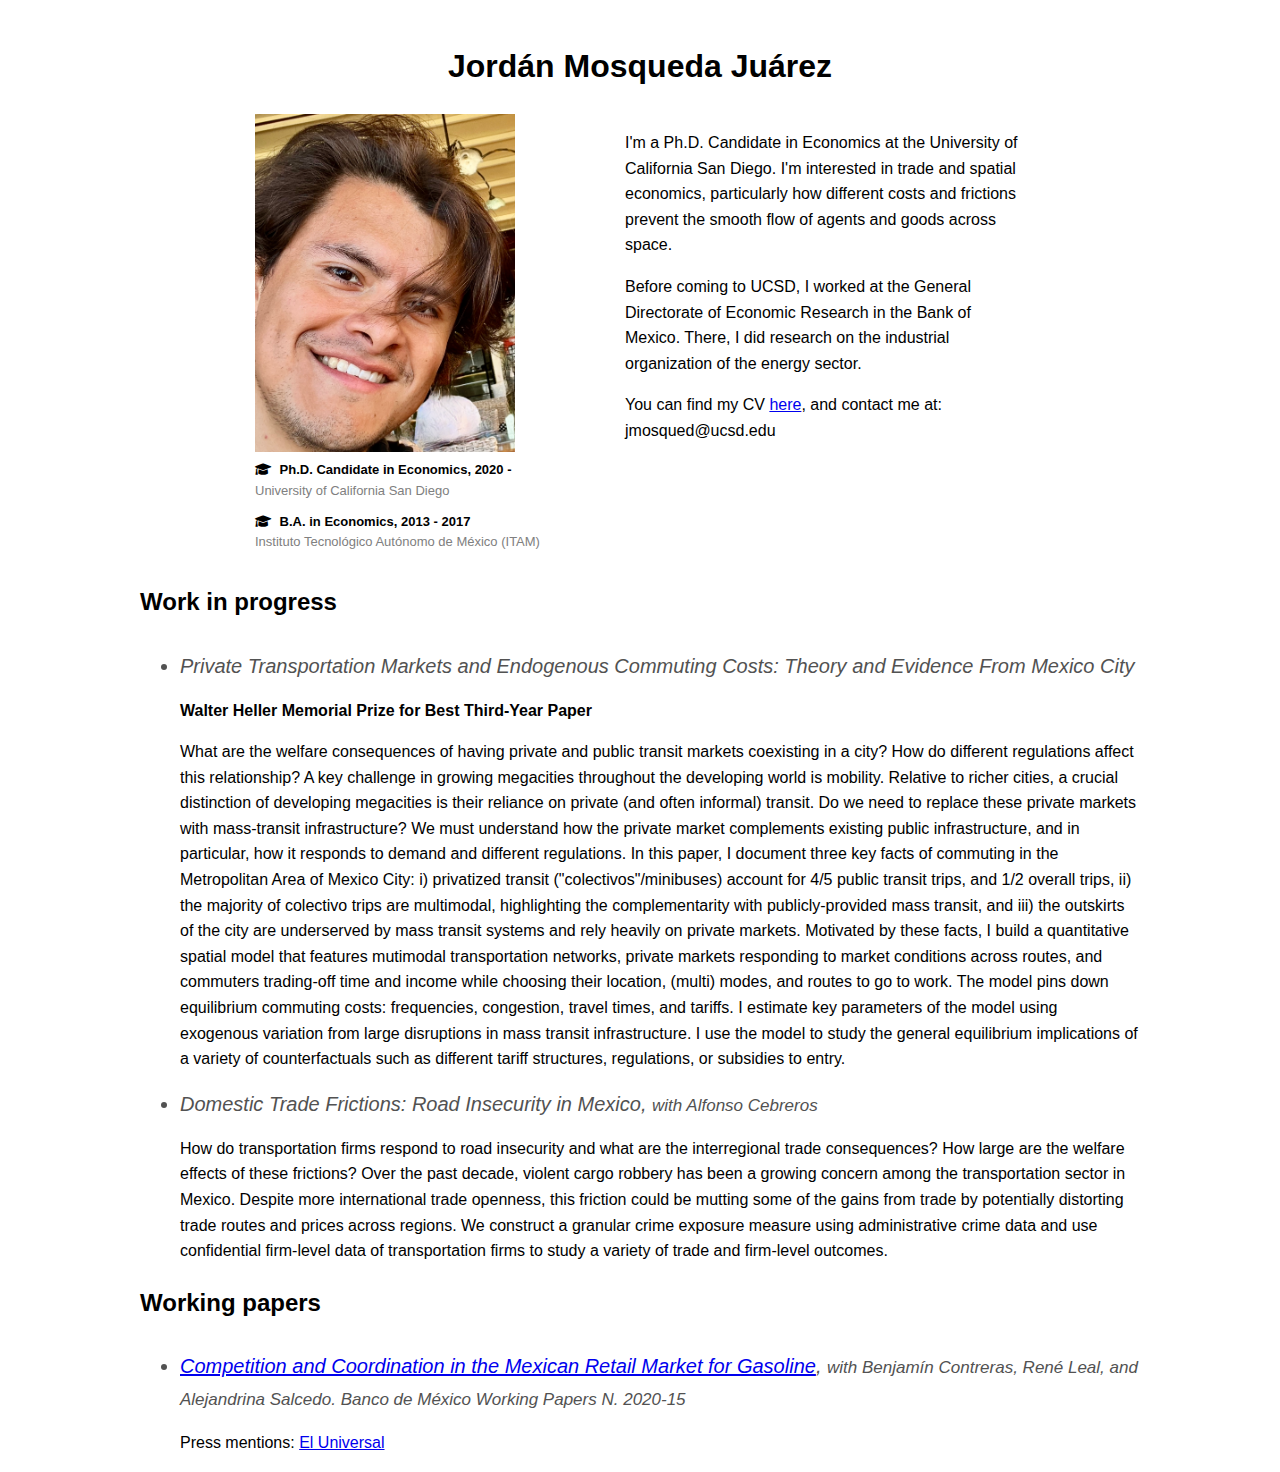
<file: index.html>
<!DOCTYPE html>
<html lang="en">
<head>
    <meta charset="UTF-8">
    <meta name="viewport" content="width=device-width, initial-scale=1.0">
    <title>Jordán Mosqueda</title>
    <link rel="stylesheet" href="styles.css">
    <link rel="stylesheet" href="https://cdnjs.cloudflare.com/ajax/libs/font-awesome/6.0.0-beta3/css/all.min.css">
</head>
<body>
    <header>
        <h1>Jordán Mosqueda Juárez</h1>
        <div class="header-content">
            <div class="left">
                <img src="profile_pic_color.jpeg" style="width:260px; height:auto;">
                <!-- <p class="title">Economics PhD Candidate</p> -->
                <div class="degree">
                     <span class="degree-title"> <i class="fas fa-graduation-cap"></i> Ph.D. Candidate in Economics, 2020 -</span>
                    <span class="institution">University of California San Diego</span>
                </div>
                <div class="degree">
                    <span class="degree-title"> <i class="fas fa-graduation-cap"></i> B.A. in Economics, 2013 - 2017</span>
                    <span class="institution">Instituto Tecnológico Autónomo de México (ITAM)</span>
                </div>
            </div>
            <div class="right">
                <p> I'm a Ph.D. Candidate in Economics at the University of California San Diego. 
                    I'm interested in trade and spatial economics, particularly how different costs and frictions
                    prevent the smooth flow of agents and goods across space.  </p>
                <p> Before coming to UCSD, I worked at the General Directorate of Economic Research in the Bank of Mexico. There, I did research
                    on the industrial organization of the energy sector. </p>
                <p> You can find my CV <a href="CV.pdf" target="_blank">here</a>, and contact me at: jmosqued@ucsd.edu</p>
                
            </div>
        </div>
    </header>
    <section id="papers">
        <h2>Work in progress</h2>
        <ul>
            <li> Private Transportation Markets and Endogenous Commuting Costs: 
                Theory and Evidence From Mexico City</li>

                <p> <span style="font-family: 'Arial', sans-serif; font-weight: bold;">Walter Heller Memorial Prize for Best Third-Year Paper </span> </p>
                <p> What are the welfare consequences of having private and public transit markets coexisting in a city? 
                    How do different regulations affect this relationship? A key challenge in growing megacities throughout the developing world is mobility.
                    Relative to richer cities, a crucial distinction of developing megacities is their reliance on private (and often informal) transit.
                    Do we need to replace these private markets with mass-transit infrastructure? We must understand how the private market
                    complements existing public infrastructure, and in particular, how it responds to demand and different regulations.
                In this paper, I document three key facts of commuting in the Metropolitan Area of Mexico City: 
                i) privatized transit ("colectivos"/minibuses) account for 4/5 public transit trips, and 1/2 overall trips, 
                ii) the majority of colectivo trips are multimodal, highlighting the complementarity with publicly-provided mass transit,
                and iii) the outskirts of the city are underserved by mass transit systems and rely heavily on private markets. 
                Motivated by these facts, I build a quantitative spatial model that features mutimodal transportation networks,
                private markets responding to market conditions across routes, and commuters trading-off time and income while 
                choosing their location, (multi) modes, and routes to go to work. The model pins down equilibrium commuting costs: frequencies, congestion, travel times, and tariffs.
                I estimate key parameters of the model using exogenous variation from large disruptions in mass transit infrastructure. I
                use the model to study the general equilibrium implications of a variety of counterfactuals such as different tariff structures, regulations, or subsidies to entry.
                 </p>
            <li> Domestic Trade Frictions: Road Insecurity in Mexico, <span class="coauthors"> with Alfonso Cebreros </span> </li>
            <!-- Add more papers as needed -->
                 <p> How do transportation firms respond to road insecurity and what are the interregional trade consequences?
                    How large are the welfare effects of these frictions? Over the past decade, violent cargo robbery has been
                    a growing concern among the transportation sector in Mexico. Despite more international trade openness,
                    this friction could be mutting some of the gains from trade by potentially distorting trade routes
                    and prices across regions. We construct a granular crime exposure measure using administrative crime data
                    and use confidential firm-level data of transportation firms to study a variety of trade and firm-level outcomes.

                 </p>
                
        </ul>
    </section>
    <section id="papers">
        <h2>Working papers</h2>
        <ul>
            <li><a href="https://www.banxico.org.mx/publications-and-press/banco-de-mexico-working-papers/%7BC3F5360B-39DC-6710-05F3-BC8042F81E7E%7D.pdf" target="_blank">Competition and Coordination in the Mexican Retail Market for Gasoline</a>, <span class="coauthors"> with Benjamín Contreras, René Leal, and Alejandrina Salcedo. Banco de México Working Papers N. 2020-15  </span></li>
            <!-- Add more papers as needed -->
                <p> Press mentions: <a href="https://www.eluniversal.com.mx/cartera/economia/baja-competencia-encarece-las-gasolinas-banxico/" target="_blank">El Universal</a></p>

        </ul> 
    </section>
</body>
</html>
</file>
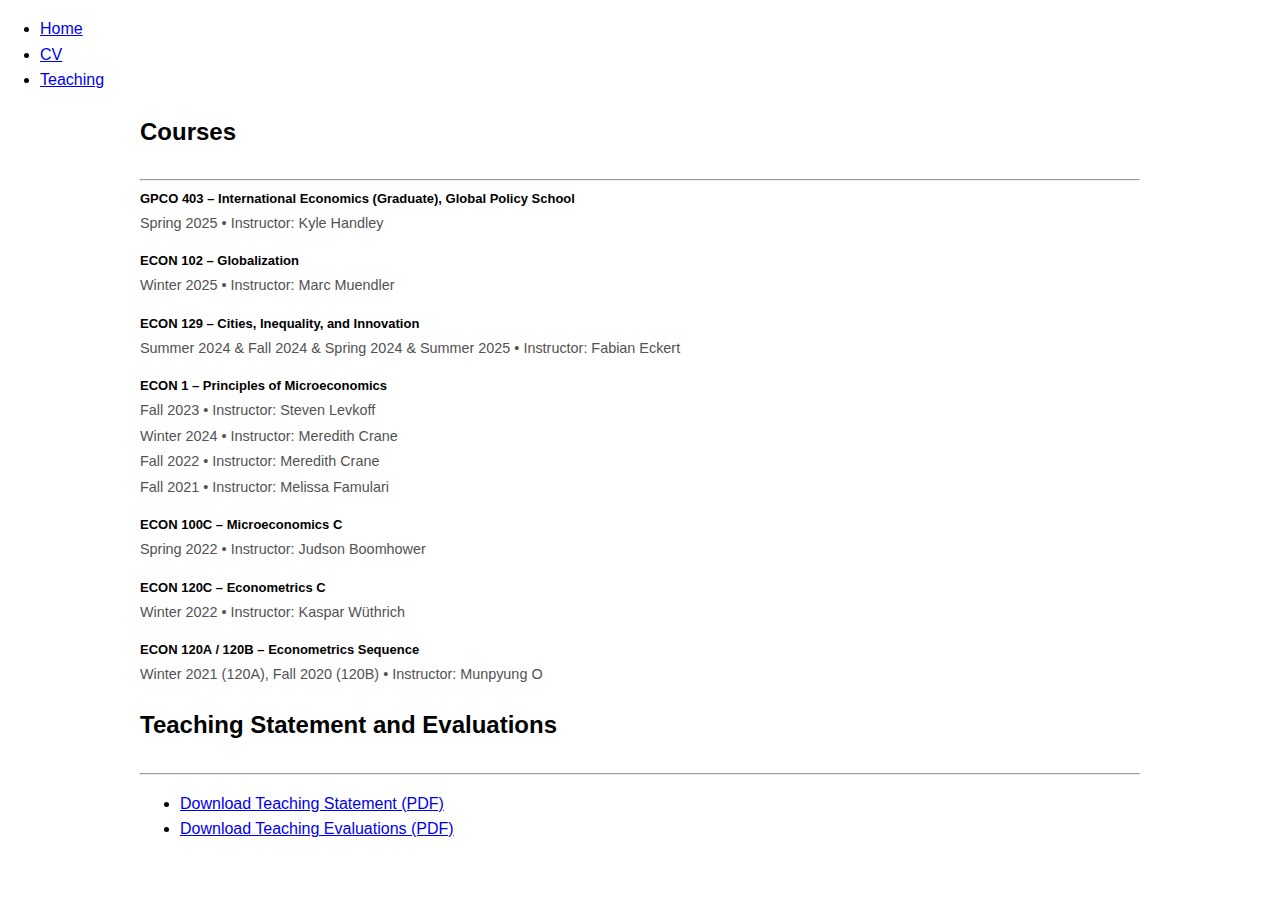
<file: teaching.html>
<!DOCTYPE html>
<html lang="en">
<head>
    <meta charset="UTF-8">
    <meta name="viewport" content="width=device-width, initial-scale=1.0">
    <title>Jordán Mosqueda</title>
    <link rel="stylesheet" href="styles.css">
    <link rel="stylesheet"
          href="https://cdnjs.cloudflare.com/ajax/libs/font-awesome/6.0.0-beta3/css/all.min.css">
</head>

<body>
    <div class="container">

        <nav>
            <ul>
                <li><a href="index.html">Home</a></li>
                <li><a href="CV.pdf">CV</a></li>
                <li><a href="teaching.html">Teaching</a></li>
            </ul>
        </nav>

        <section id="teaching">
            <h2>Courses</h2>
            <hr>

            <ul style="list-style-type: none; padding-left: 0; margin-top: 0;">

                <li style="margin-bottom: 1rem;">
                    <span class="degree-title">GPCO 403 – International Economics (Graduate), Global Policy School </span>

                    <span style="font-size:0.9em; color:#525252;">
                        Spring 2025 • Instructor: Kyle Handley
                    </span>
                </li>

                <li style="margin-bottom: 1rem;">
                    <span class="degree-title">ECON 102 – Globalization</span>
                    <span style="font-size:0.9em; color:#525252;">
                        Winter 2025 • Instructor: Marc Muendler
                    </span>
                </li>

                <li style="margin-bottom: 1rem;">
                    <span class="degree-title">ECON 129 – Cities, Inequality, and Innovation</span>
                    <span style="font-size:0.9em; color:#525252;">
                       Summer 2024 &amp; Fall 2024 &amp; Spring 2024 &amp; Summer 2025 • Instructor: Fabian Eckert
                    </span>
                </li>

                <li style="margin-bottom: 1rem;">
                    <span class="degree-title">ECON 1 – Principles of Microeconomics</span>
                    <span style="font-size:0.9em; color:#525252;">
                        Fall 2023 • Instructor: Steven Levkoff
                    </span><br>
                    <span style="font-size:0.9em; color:#525252;">
                        Winter 2024 • Instructor: Meredith Crane
                    </span><br>
                    <span style="font-size:0.9em; color:#525252;">
                        Fall 2022 • Instructor: Meredith Crane
                    </span><br>
                    <span style="font-size:0.9em; color:#525252;">
                        Fall 2021 • Instructor: Melissa Famulari
                    </span>
                </li>

                <li style="margin-bottom: 1rem;">
                    <span class="degree-title">ECON 100C – Microeconomics C</span>
                    <span style="font-size:0.9em; color:#525252;">
                        Spring 2022 • Instructor: Judson Boomhower
                    </span>
                </li>

                <li style="margin-bottom: 1rem;">
                    <span class="degree-title">ECON 120C – Econometrics C</span>
                    <span style="font-size:0.9em; color:#525252;">
                        Winter 2022 • Instructor: Kaspar Wüthrich
                    </span>
                </li>

                <li style="margin-bottom: 1rem;">
                    <span class="degree-title">ECON 120A / 120B  – Econometrics Sequence</span>
                    <span style="font-size:0.9em; color:#525252;">
                        Winter 2021 (120A), Fall 2020 (120B) • Instructor: Munpyung O
                    </span>
                </li>

            </ul>
        </section>

<section id="teaching">
  <h2>Teaching Statement and Evaluations</h2>
  <hr>
  <ul>
    <li>
      <a href="teaching_statement.pdf" target="_blank">
        Download Teaching Statement (PDF)
      </a>
    </li>
    <li>
      <a href="teaching_evals.pdf" target="_blank">
        Download Teaching Evaluations (PDF)
      </a>
    </li>
  </ul>
</section>
    </div>
</body>
</html>
</file>
<file: styles.css>
body {
    font-family: Roboto, sans-serif;
    line-height: 1.6;
    margin: 0;
    padding: 0;
}

/* Ensure header and main content respond to screen size */
header {
    display: flex;
    flex-direction: column;
    align-items: center;
    margin: 20px;
}

.header-content {
    display: flex;
    align-items: flex-start;
    justify-content: center;
    max-width: 1200px; /* Desktop max width */
    width: 100%; /* Ensure full width on smaller screens */
}

.left {
    margin-right: 20px;
    max-width: 350px; /* Ensure the image section doesn't overflow */
    width: 100%; /* Make it flexible for mobile */
}

.right {
    max-width: 400px; /* Adjust the width as needed */
    width: 100%; /* Flexible width */
}

.degree {
    margin-bottom: 10px;
}

.degree i {
    margin-right: 5px;
}

.degree-title {
    font-weight: bold;
    font-size: small;
    display: block;
}

.institution {
    display: block;
    font-size: small;
    color: grey;
}

section h2 {
    border-bottom: 2px solid #333;
    padding-bottom: 0.5rem;
    border: none;
}

section {
    padding-top: 0px;
    margin: 1rem auto;
    max-width: 1000px;
    margin-top: 0px;
}

#papers ul li {
    font-family: 'Arial', sans-serif; /* Change to your preferred font */
    color: #525252;
    font-size: 20px;
    font-style: italic; /* Adjust the font size as needed */
}

#papers .coauthors {
    font-size: 0.85em;
}

/* Responsive Design - For screens smaller than 600px (mobile devices) */
@media only screen and (max-width: 600px) {
    body {
        font-size: 14px; /* Slightly smaller font size on mobile */
    }

    .header-content {
        flex-direction: column; /* Stack elements vertically on mobile */
        margin: 0;
        padding: 10px;
    }

    .left, .right {
        max-width: 100%; /* Ensure full width on mobile */
        margin-right: 0;
    }

    header {
        margin: 10px; /* Reduce margin on smaller screens */
    }

    section {
        padding-left: 10px;
        padding-right: 10px;
        max-width: 100%; /* Full width for sections */
    }

    h2 {
        font-size: 1.5rem; /* Adjust heading sizes on mobile */
    }

    #papers ul li {
        font-size: 18px; /* Slightly smaller font for better readability on mobile */
    }
}
</file>
